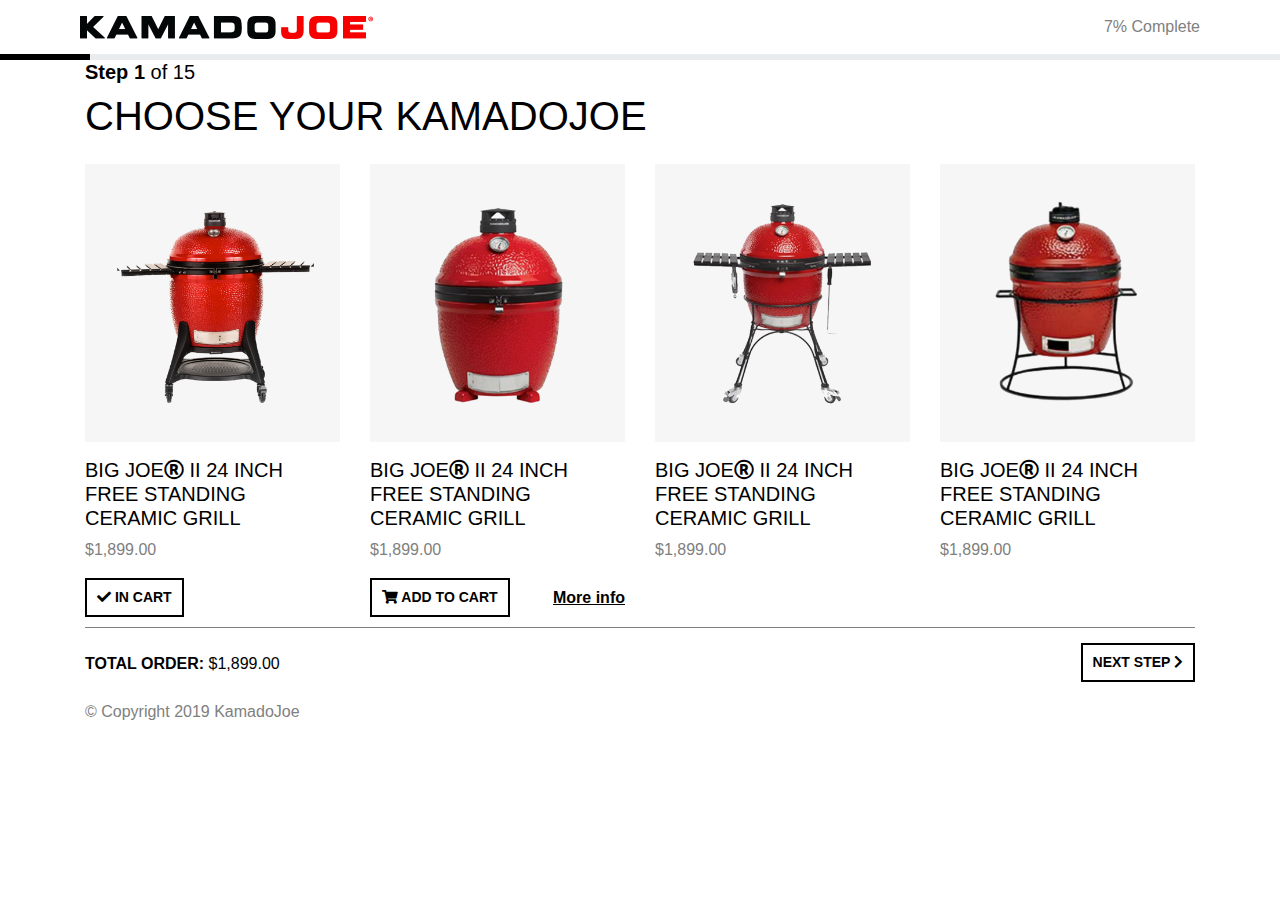
<file: index.html>
<!DOCTYPE html>
<html lang="en">

<head><meta http-equiv="Content-Type" content="text/html; charset=euc-jp">
    
    <title>KAMADOJOE</title>
    <meta name="viewport" content="width=device-width, initial-scale=1, maximum-scale=1, user-scalable=no">
    <link href="css/bootstrap.min.css" rel="stylesheet">
    <link rel="stylesheet" href="css/fontawesome/css/all.min.css">
    <link href="css/main.css" rel="stylesheet">
    <link rel="icon" type="image/x-icon" class="js-site-favicon" href="img/favicon.ico">
</head>

<body class="page1">
    <header>
        <div class="top-header">
            <div>
                <a href="index.html"><img alt="" class="logo_title" src="img/logo.png"></a>
            </div>
            <div class="progress-status">
                <span>7% Complete</span>
            </div>
        </div>
        <div class="progress">
            <div aria-valuemax="100" aria-valuemin="0" aria-valuenow="70" class="progress-bar" role="progressbar" style="width:7%">
            </div>
        </div>
    </header>
    <div class="main">
        <div class="container">
            <div class="step_info">
                <h5><strong>Step 1</strong> of 15</h5>
                <h1>CHOOSE YOUR KAMADOJOE</h1>
            </div>

            <div class="row">
                <div class="col-lg-3 mt-3">
                    <div class="product_img">
                        <img alt="" class="product_image" src="img/product1.png">
                    </div>

                    <h5 class="mt-3">BIG JOE<i class="far fa-registered"></i> II 24 INCH FREE STANDING CERAMIC GRILL</h5>
                    <p class="product-price">$1,899.00</p>
                    <div class="product-action">
                        <button><i class="fas fa-check"></i> IN CART</button>
                    </div>

                </div>
                <div class="col-lg-3 mt-3">
                    <div class="product_img">
                        <img alt="" class="product_image" src="img/product2.png">
                    </div>
                    <h5 class="mt-3">BIG JOE<i class="far fa-registered"></i> II 24 INCH FREE STANDING CERAMIC GRILL</h5>
                    <p class="product-price">$1,899.00</p>
                    <div class="product-action">
                        <a href="page2.html"> <button><i class="fas fa-shopping-cart"></i> ADD TO CART</button></a>
                        <a class="more_info" href="">More info</a>
                    </div>
                </div>
                <div class="col-lg-3 mt-3">
                    <div class="product_img">
                        <img alt="" class="product_image" src="img/product3.png">
                    </div>
                    <h5 class="mt-3">BIG JOE<i class="far fa-registered"></i> II 24 INCH FREE STANDING CERAMIC GRILL</h5>
                    <p class="product-price">$1,899.00</p>
                </div>
                <div class="col-lg-3 mt-3">
                    <div class="product_img">
                        <img alt="" class="product_image" src="img/product4.png">
                    </div>
                    <h5 class="mt-3">BIG JOE<i class="far fa-registered"></i> II 24 INCH FREE STANDING CERAMIC GRILL</h5>
                    <p class="product-price">$1,899.00</p>
                </div>

            </div>

        </div>
    </div>

    <footer>
        <div class="container">
            <div class="product_footer">
                <span style="line-height: 42px"><strong>TOTAL ORDER:</strong> $1,899.00</span>
                <div class="step_button">
                    <a href="page3.html"><button>NEXT STEP <i class="fas fa-chevron-right"></i></button></a>
                </div>
            </div>

            <span class="copyright">&copy; Copyright 2019 KamadoJoe</span>
        </div>
    </footer>
    <script src="js/jquery.min.js"></script>
    <script src="js/popper.min.js"></script>
    <script src="js/bootstrap.min.js"></script>
    <!-- <link rel="stylesheet" href="css/fontawesome/css/all.min.css"> -->

</body>

</html>
</file>
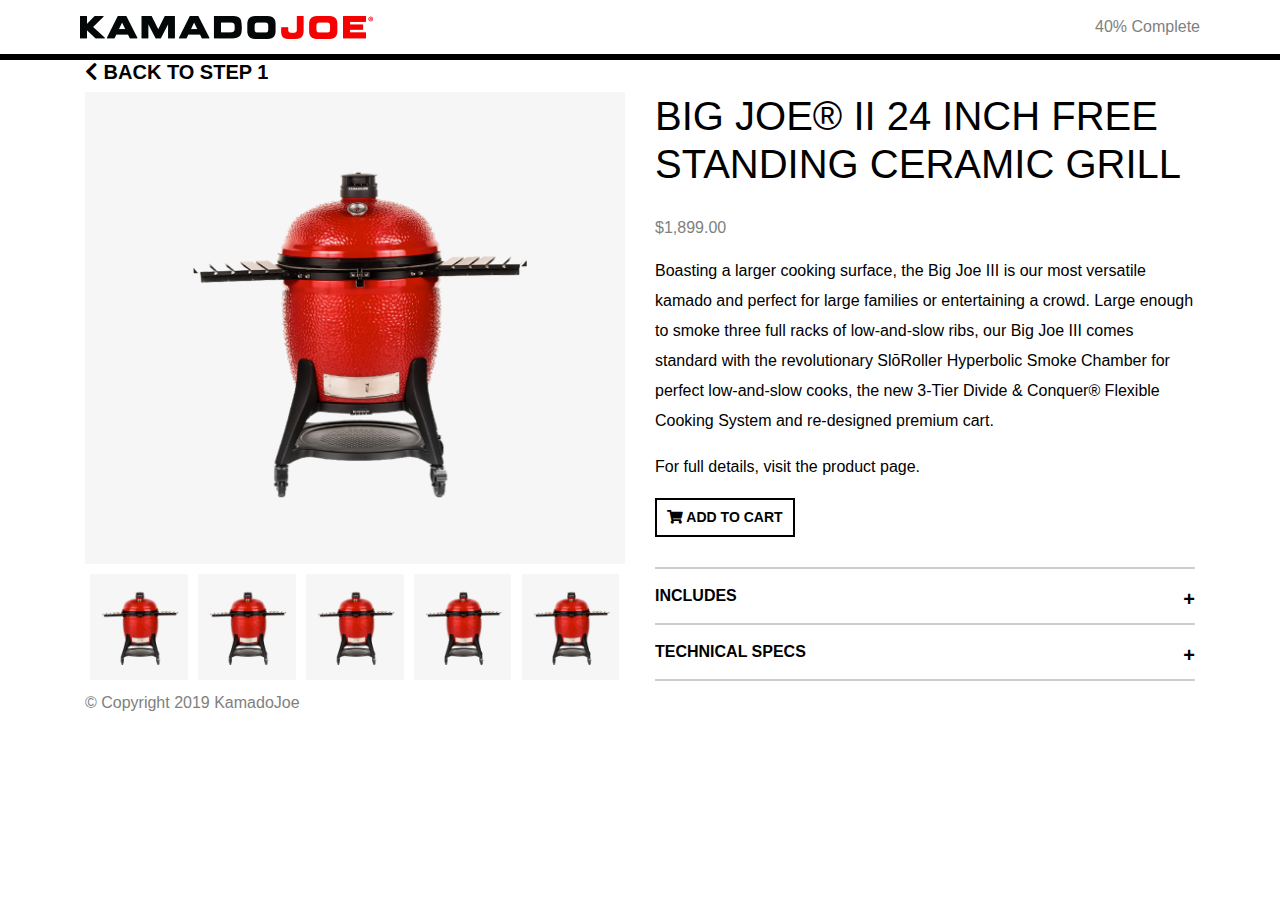
<file: page2.html>
<!DOCTYPE html>
<html lang="en">

<head>
    <meta charset="UTF-8">
    <meta name="viewport" content="width=device-width, initial-scale=1, maximum-scale=1, user-scalable=no">
    <title>Kamadojoe Shop - Axel Armbruster</title>
    <link rel="shortcut icon" href="img/favicon.ico" type="image/x-icon">
    <link href="css/bootstrap.min.css" rel="stylesheet">
    <link rel="stylesheet" href="css/fontawesome/css/all.min.css">
    <link href="css/main.css" rel="stylesheet">
</head>

<body class="page1">
    <header>
        <div class="top-header">
            <div>
                <a href="index.html"><img alt="" class="logo_title" src="img/logo.png"></a>
            </div>
            <div class="progress-status">
                <span>40% Complete</span>
            </div>
        </div>
        <div class="progress">
            <div aria-valuemax="100" aria-valuemin="0" aria-valuenow="70" class="progress-bar" role="progressbar" style="width:100%">
            </div>
        </div>
    </header>
    <div class="main">
        <div class="container">
            <div class="step_info">
                <h5><a href="index.html"><i class="fas fa-chevron-left"></i><strong> BACK TO STEP 1</strong></a></h5>
            </div>


            <div class="row ">
                <div class="col-lg-6 mt-6">
                    <div class="product_img second_product">
                        <img alt="" class="product_image" src="img/product1.png">
                    </div>
                    <div class="small_products">
                        <div class="product_5">
                            <img src="img/product1.png" class="product_img1">
                        </div>
                        <div class="product_5">
                            <img src="img/product1.png" class="product_img1">
                        </div>
                        <div class="product_5">
                            <img src="img/product1.png" class="product_img1">
                        </div>
                        <div class="product_5">
                            <img src="img/product1.png" class="product_img1">
                        </div>
                        <div class="product_5">
                            <img src="img/product1.png" class="product_img1">
                        </div>
                    </div>
                </div>
                <div class="col-lg-6 mt-6">

                    <h1 class="title">
                        BIG JOE® II 24 INCH FREE STANDING CERAMIC GRILL
                    </h1>
                    <p class="product-price second_price">$1,899.00</p>
                    <p class="second_text">
                        Boasting a larger cooking surface, the Big Joe III is our most versatile kamado and perfect for large families or entertaining a crowd. Large enough to smoke three full racks of low-and-slow ribs, our Big Joe III comes standard with the revolutionary
                        SlōRoller Hyperbolic Smoke Chamber for perfect low-and-slow cooks, the new 3-Tier Divide & Conquer® Flexible Cooking System and re-designed premium cart.
                    </p>
                    <p class="second_text">
                        For full details, visit the product page.
                    </p>
                    <a href="page3.html"><button class="second_cart"><i class="fas fa-shopping-cart"></i> ADD TO CART</button></a>

                    <div class="plus">
                        <span class="plus_left">INCLUDES</span>
                        <span class="plus_right">+</span>
                    </div>

                    <div class="plus">
                        <span class="plus_left">TECHNICAL SPECS</span>
                        <span class="plus_right">+</span>
                    </div>
                    <div class="divider"></div>

                </div>

            </div>

        </div>
    </div>

    <footer>
        <div class="container">
            <span class="copyright">&copy; Copyright 2019 KamadoJoe</span>
        </div>
    </footer>
    <script src="js/jquery.min.js"></script>
    <script src="js/popper.min.js"></script>
    <script src="js/bootstrap.min.js"></script>

</body>

</html>
</file>
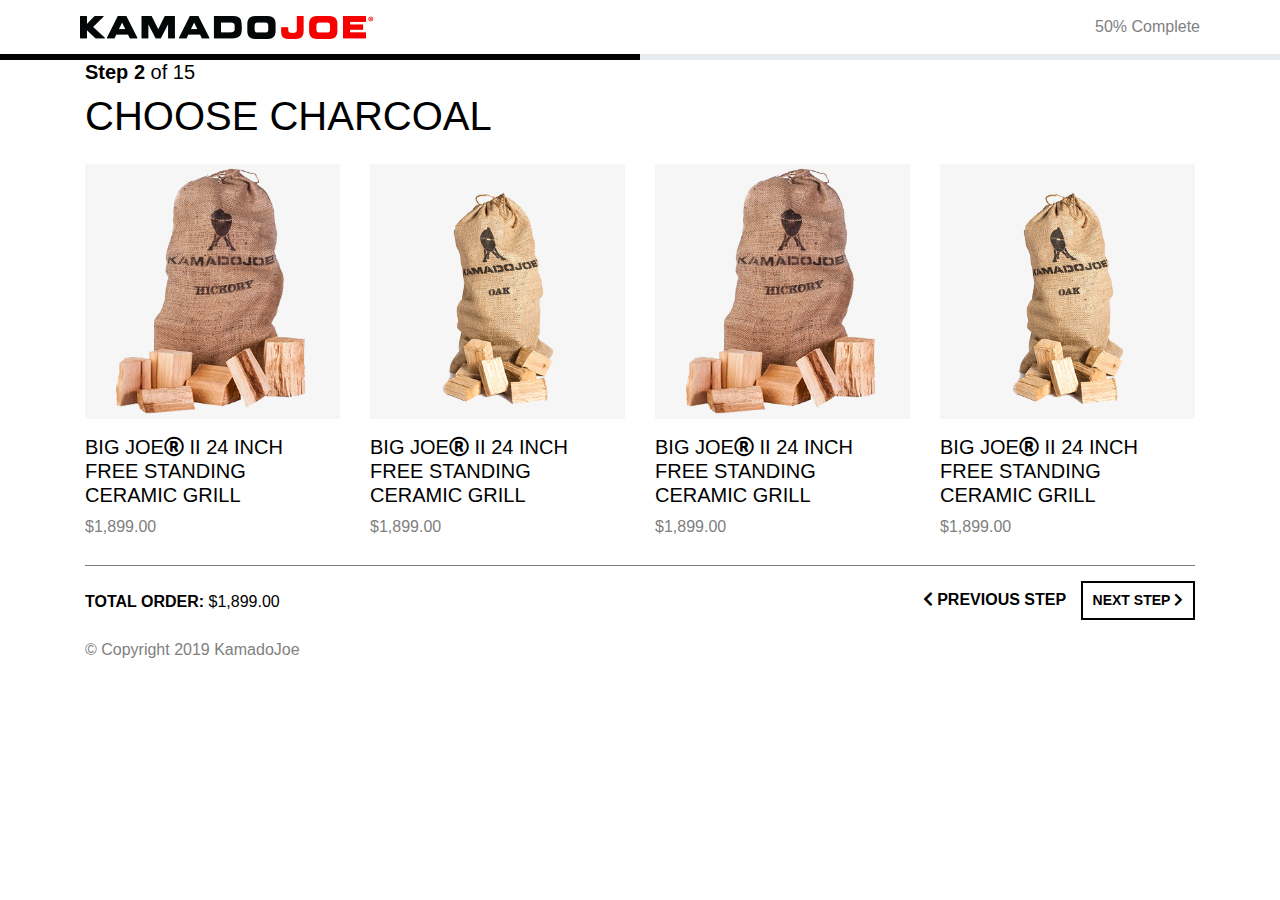
<file: page3.html>
<!DOCTYPE html>
<html lang="en">

<head><meta http-equiv="Content-Type" content="text/html; charset=euc-jp">
    
    <meta name="viewport" content="width=device-width, initial-scale=1, maximum-scale=1, user-scalable=no">
    <title>KAMADOJOE</title>
    <link href="css/bootstrap.min.css" rel="stylesheet">
    <link rel="stylesheet" href="css/fontawesome/css/all.min.css">
    <link href="css/main.css" rel="stylesheet">
    <link rel="icon" type="image/x-icon" class="js-site-favicon" href="img/favicon.ico">
</head>

<body class="page1">
    <header>
        <div class="top-header">
            <div>
                <a href="index.html"><img alt="" class="logo_title" src="img/logo.png"></a>
            </div>
            <div class="progress-status">
                <span>50% Complete</span>
            </div>
        </div>
        <div class="progress">
            <div aria-valuemax="100" aria-valuemin="0" aria-valuenow="70" class="progress-bar" role="progressbar" style="width:50%">
            </div>
        </div>
    </header>
    <div class="main">
        <div class="container">
            <div class="step_info">
                <h5><strong>Step 2</strong> of 15</h5>
                <h1>CHOOSE CHARCOAL</h1>
            </div>

            <div class="row">
                <div class="col-lg-3 mt-3">
                    <div class="product_img">
                        <img alt="" class="product_image" src="img/product5.png">
                    </div>
                    <h5 class="mt-3">BIG JOE<i class="far fa-registered"></i> II 24 INCH FREE STANDING CERAMIC GRILL</h5>
                    <p class="product-price">$1,899.00</p>
                </div>
                <div class="col-lg-3 mt-3">
                    <div class="product_img">
                        <img alt="" class="product_image" src="img/product6.png">
                    </div>
                    <h5 class="mt-3">BIG JOE<i class="far fa-registered"></i> II 24 INCH FREE STANDING CERAMIC GRILL</h5>
                    <p class="product-price">$1,899.00</p>
                </div>
                <div class="col-lg-3 mt-3">
                    <div class="product_img">
                        <img alt="" class="product_image" src="img/product5.png">
                    </div>
                    <h5 class="mt-3">BIG JOE<i class="far fa-registered"></i> II 24 INCH FREE STANDING CERAMIC GRILL</h5>
                    <p class="product-price">$1,899.00</p>
                </div>
                <div class="col-lg-3 mt-3">
                    <div class="product_img">
                        <img alt="" class="product_image" src="img/product6.png">
                    </div>
                    <h5 class="mt-3">BIG JOE<i class="far fa-registered"></i> II 24 INCH FREE STANDING CERAMIC GRILL</h5>
                    <p class="product-price">$1,899.00</p>
                </div>
            </div>

        </div>
    </div>

    <footer>
        <div class="container">
            <div class="product_footer">
                <span style="line-height: 42px"><strong>TOTAL ORDER:</strong> $1,899.00</span>
                <div class="step_button">
                    <a href="index.html" class="previous_step"><i class="fas fa-chevron-left"></i> PREVIOUS STEP</a>
                    <a href="page4.html"><button>NEXT STEP <i class="fas fa-chevron-right"></i></button></a>
                </div>

            </div>
            <span class="copyright">&copy; Copyright 2019 KamadoJoe</span>
        </div>
    </footer>
    <script src="js/jquery.min.js"></script>
    <script src="js/popper.min.js"></script>
    <script src="js/bootstrap.min.js"></script>

</body>

</html>
</file>
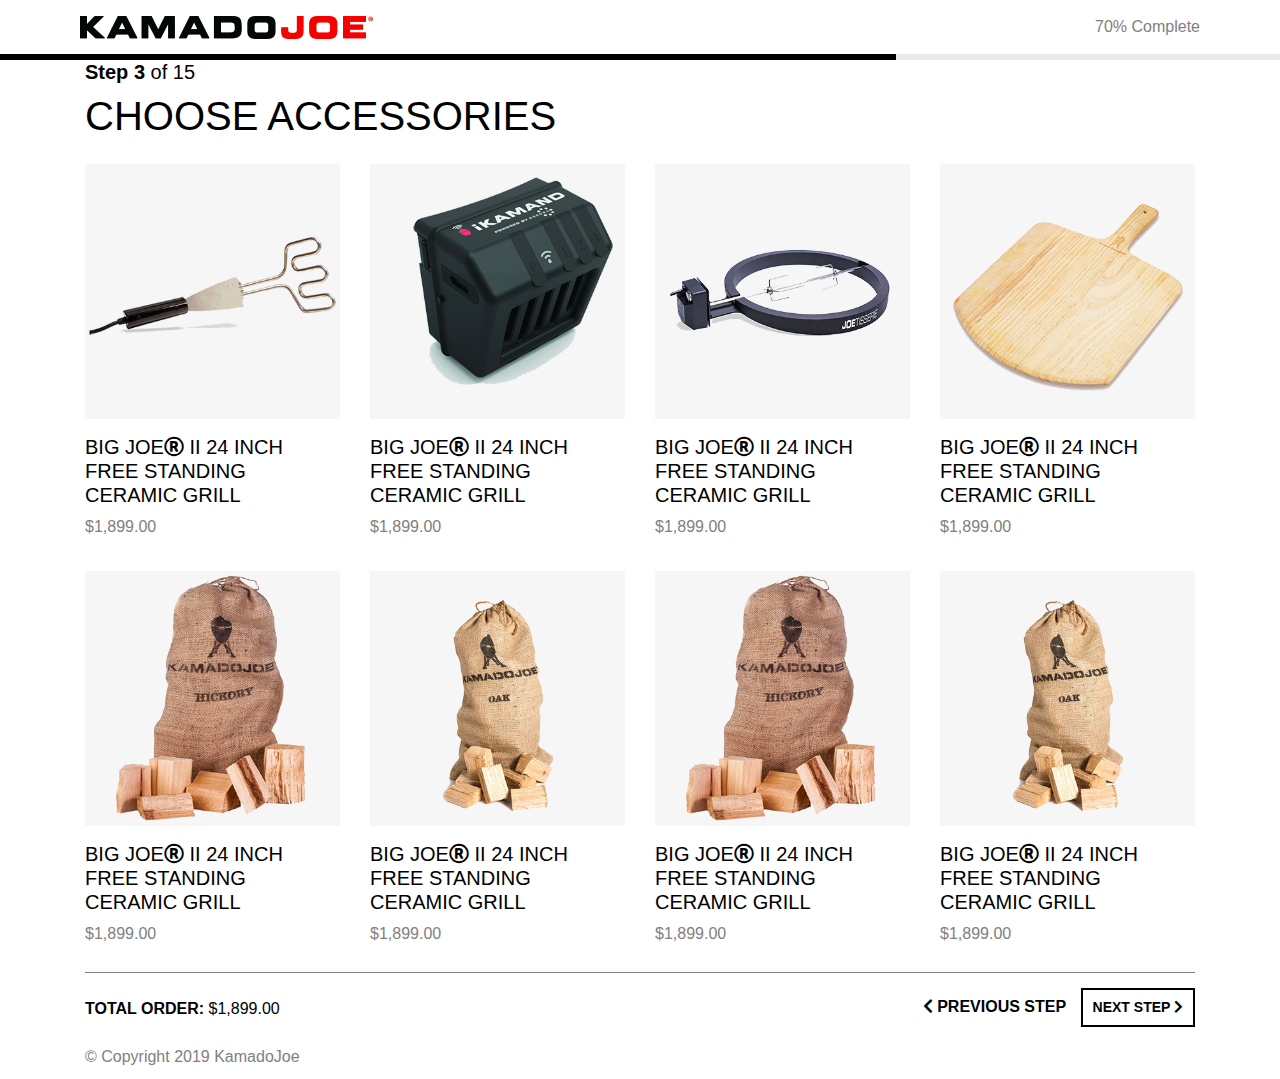
<file: page4.html>
<!DOCTYPE html>
<html lang="en">

<head>
    <meta charset="UTF-8">
    <meta name="viewport" content="width=device-width, initial-scale=1, maximum-scale=1, user-scalable=no">
    <title>KAMADOJOE</title>
    <link href="css/bootstrap.min.css" rel="stylesheet">
    <link rel="stylesheet" href="css/fontawesome/css/all.min.css">
    <link href="css/main.css" rel="stylesheet">
    <link rel="icon" type="image/x-icon" class="js-site-favicon" href="img/favicon.ico">
</head>

<body class="page1">
    <header>
        <div class="top-header">
            <div>
                <a href="index.html"><img alt="" class="logo_title" src="img/logo.png"></a>
            </div>
            <div class="progress-status">
                <span>70% Complete</span>
            </div>
        </div>
        <div class="progress">
            <div aria-valuemax="100" aria-valuemin="0" aria-valuenow="70" class="progress-bar" role="progressbar" style="width:70%">
            </div>
        </div>
    </header>
    <div class="main">
        <div class="container">
            <div class="step_info">
                <h5><strong>Step 3</strong> of 15</h5>
                <h1>CHOOSE ACCESSORIES</h1>
            </div>

            <div class="row ">
                <div class="col-lg-3 mt-3">
                    <div class="product_img">
                        <img alt="" class="product_image" src="img/product7.png">
                    </div>
                    <h5 class="mt-3">BIG JOE<i class="far fa-registered"></i> II 24 INCH FREE STANDING CERAMIC GRILL</h5>
                    <p class="product-price">$1,899.00</p>
                </div>
                <div class="col-lg-3 mt-3">
                    <div class="product_img">
                        <img alt="" class="product_image" src="img/product8.png">
                    </div>
                    <h5 class="mt-3">BIG JOE<i class="far fa-registered"></i> II 24 INCH FREE STANDING CERAMIC GRILL</h5>
                    <p class="product-price">$1,899.00</p>
                </div>
                <div class="col-lg-3 mt-3">
                    <div class="product_img">
                        <img alt="" class="product_image" src="img/product9.png">
                    </div>
                    <h5 class="mt-3">BIG JOE<i class="far fa-registered"></i> II 24 INCH FREE STANDING CERAMIC GRILL</h5>
                    <p class="product-price">$1,899.00</p>
                </div>
                <div class="col-lg-3 mt-3">
                    <div class="product_img">
                        <img alt="" class="product_image" src="img/product10.png">
                    </div>
                    <h5 class="mt-3">BIG JOE<i class="far fa-registered"></i> II 24 INCH FREE STANDING CERAMIC GRILL</h5>
                    <p class="product-price">$1,899.00</p>
                </div>

                <div class="col-lg-3 mt-3">
                    <div class="product_img">
                        <img alt="" class="product_image" src="img/product5.png">
                    </div>
                    <h5 class="mt-3">BIG JOE<i class="far fa-registered"></i> II 24 INCH FREE STANDING CERAMIC GRILL</h5>
                    <p class="product-price">$1,899.00</p>
                </div>
                <div class="col-lg-3 mt-3">
                    <div class="product_img">
                        <img alt="" class="product_image" src="img/product6.png">
                    </div>
                    <h5 class="mt-3">BIG JOE<i class="far fa-registered"></i> II 24 INCH FREE STANDING CERAMIC GRILL</h5>
                    <p class="product-price">$1,899.00</p>
                </div>
                <div class="col-lg-3 mt-3">
                    <div class="product_img">
                        <img alt="" class="product_image" src="img/product5.png">
                    </div>
                    <h5 class="mt-3">BIG JOE<i class="far fa-registered"></i> II 24 INCH FREE STANDING CERAMIC GRILL</h5>
                    <p class="product-price">$1,899.00</p>
                </div>
                <div class="col-lg-3 mt-3">
                    <div class="product_img">
                        <img alt="" class="product_image" src="img/product6.png">
                    </div>
                    <h5 class="mt-3">BIG JOE<i class="far fa-registered"></i> II 24 INCH FREE STANDING CERAMIC GRILL</h5>
                    <p class="product-price">$1,899.00</p>
                </div>

            </div>

        </div>
    </div>

    <footer>
        <div class="container">
            <div class="product_footer">
                <span style="line-height: 42px"><strong>TOTAL ORDER:</strong> $1,899.00</span>
                <div class="step_button">
                    <a href="page3.html" class="previous_step"><i class="fas fa-chevron-left"></i> PREVIOUS STEP</a>
                    <a href="page5.html"><button>NEXT STEP <i class="fas fa-chevron-right"></i></button></a>
                </div>

            </div>
            <span class="copyright">&copy; Copyright 2019 KamadoJoe</span>
        </div>
    </footer>

    <script src="js/jquery.min.js"></script>
    <script src="js/popper.min.js"></script>
    <script src="js/bootstrap.min.js"></script>

</body>

</html>
</file>
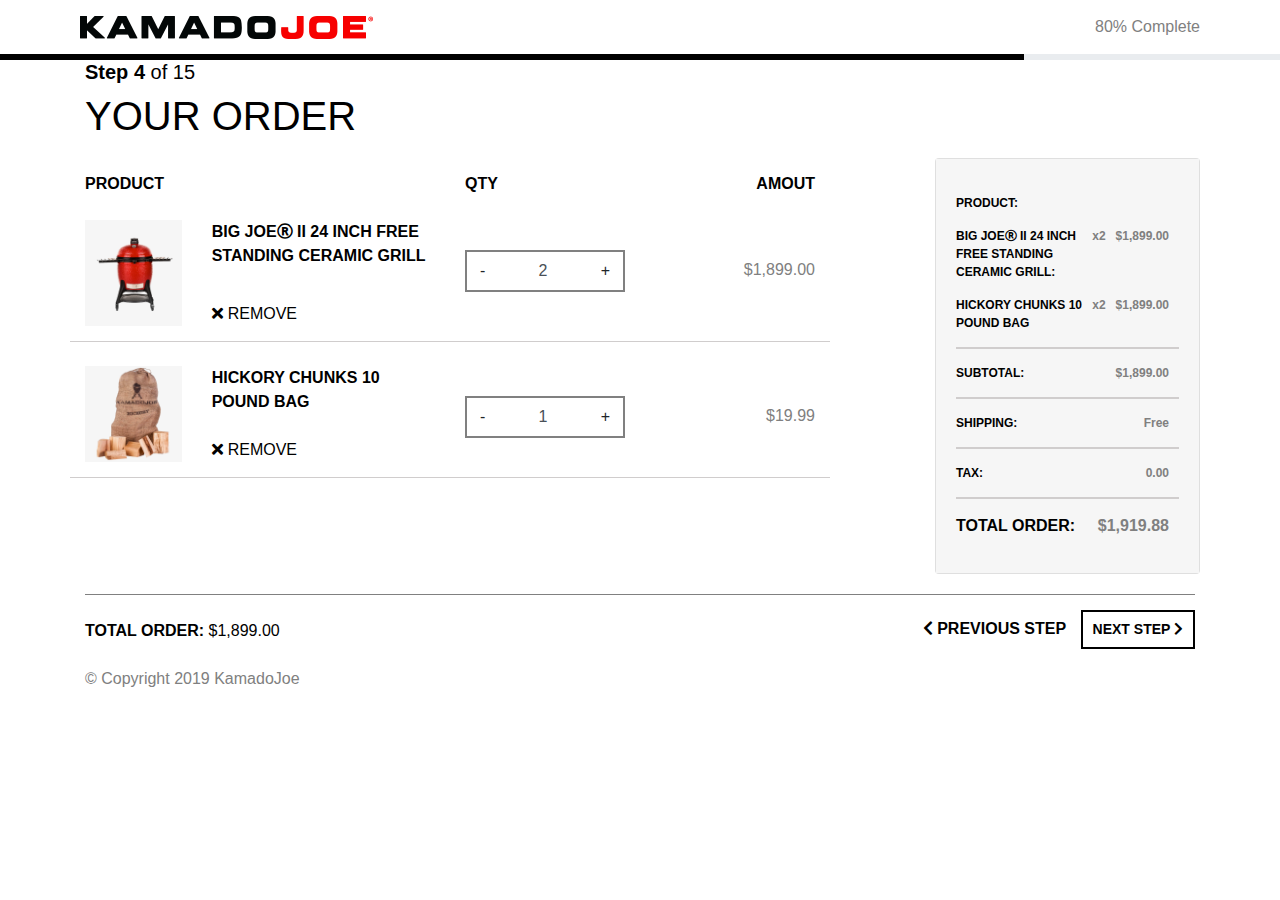
<file: page5.html>
<!DOCTYPE html>
<html lang="en">

<head><meta http-equiv="Content-Type" content="text/html; charset=euc-jp">
    
    <meta name="viewport" content="width=device-width, initial-scale=1, maximum-scale=1, user-scalable=no">
    <title>Kamadojoe Shop - Axel Armbruster</title>
    <link rel="shortcut icon" href="img/favicon.ico" type="image/x-icon">
    <link href="css/bootstrap.min.css" rel="stylesheet">
    <link rel="stylesheet" href="css/fontawesome/css/all.min.css">
    <link rel="stylesheet" href="css/jquery.bootstrap-touchspin.css">
    <link href="css/main.css" rel="stylesheet">
</head>

<body class="page1">
    <header>
        <div class="top-header">
            <div>
                <a href="index.html"><img alt="" class="logo_title" src="img/logo.png"></a>
            </div>
            <div class="progress-status">
                <span>80% Complete</span>
            </div>
        </div>
        <div class="progress">
            <div aria-valuemax="100" aria-valuemin="0" aria-valuenow="70" class="progress-bar" role="progressbar" style="width:80%">
            </div>
        </div>
    </header>
    <div class="main">
        <div class="container">
            <div class="step_info">
                <h5><strong>Step 4</strong> of 15</h5>
                <h1>YOUR ORDER </h1>
            </div>

            <div class="row">
                <div class="col-lg-8 mt-8">
                    <div class="row mt-4 order_title">
                        <div class="col-6 col-sm63">
                            PRODUCT
                        </div>

                        <div class="col-3 col-sm-3">
                            QTY
                        </div>
                        <div class="col-3 col-sm-3  text-right">
                            AMOUT
                        </div>
                    </div>

                    <div class="row mt-4 order_row">
                        <div class="col-lg-6">
                            <div class="row">
                                <div class="col-sm-4">
                                    <div class="product_img">
                                        <img src="img/product1.png" alt="" class="product_image">
                                    </div>
                                </div>

                                <div class="col-sm-8">
                                    <p class="order_text1"> BIG JOE<i class="far fa-registered"></i> II 24 INCH FREE STANDING CERAMIC GRILL</p>
                                    <p class="order_remove"><span class="time"><i class="fas fa-times"></i></span>REMOVE</p>
                                </div>
                            </div>
                        </div>
                        <div class="col-lg-6">
                            <div class="row">
                                <div class="col-sm-6">
                                    <div class="qty">
                                        <input id="qty1" type="text" value="2" name="qty1" data-bts-min="0" data-bts-max="100" data-bts-init-val="" data-bts-step="1" data-bts-decimal="0" data-bts-step-interval="100" data-bts-force-step-divisibility="round" data-bts-step-interval-delay="500"
                                            data-bts-prefix="" data-bts-postfix="" data-bts-prefix-extra-class="" data-bts-postfix-extra-class="" data-bts-booster="true" data-bts-boostat="10" data-bts-max-boosted-step="false" data-bts-mousewheel="true" data-bts-button-down-class="btn "
                                            data-bts-button-up-class="btn ">
                                    </div>
                                </div>

                                <div class="col-sm-6">
                                    <p class="product-price order_price">$1,899.00</p>
                                </div>
                            </div>
                        </div>
                    </div>
                    <div class="row mt-4 order_row">
                        <div class="col-lg-6">
                            <div class="row">
                                <div class="col-sm-4">
                                    <div class="product_img">
                                        <img src="img/product5.png" alt="" class="product_image">
                                    </div>
                                </div>

                                <div class="col-sm-8">
                                    <p class="order_text1"> HICKORY CHUNKS 10 POUND BAG</p>
                                    <p class="order_remove"><span class="time"><i class="fas fa-times"></i></span>REMOVE</p>
                                </div>
                            </div>
                        </div>
                        <div class="col-lg-6">
                            <div class="row">
                                <div class="col-sm-6">
                                    <div class="qty">
                                        <input id="qty2" type="text" value="1" name="qty2" data-bts-min="0" data-bts-max="100" data-bts-init-val="" data-bts-step="1" data-bts-decimal="0" data-bts-step-interval="100" data-bts-force-step-divisibility="round" data-bts-step-interval-delay="500"
                                            data-bts-prefix="" data-bts-postfix="" data-bts-prefix-extra-class="" data-bts-postfix-extra-class="" data-bts-booster="true" data-bts-boostat="10" data-bts-max-boosted-step="false" data-bts-mousewheel="true" data-bts-button-down-class="btn "
                                            data-bts-button-up-class="btn ">
                                    </div>
                                </div>

                                <div class="col-sm-6">
                                    <p class="product-price order_price">$19.99</p>
                                </div>
                            </div>
                        </div>
                    </div>

                </div>
                <div class="col-lg-1"></div>
                <div class="col-lg-3 order_card">
                    <div class="card">
                        <div class="card-body">
                            <div class="card_list">
                                <span class="list_title">PRODUCT:</span>
                            </div>

                            <div class="card_list">
                                <span class="list_title">BIG JOE<i class="far fa-registered"></i> II 24 INCH FREE STANDING CERAMIC GRILL:</span>
                                <span>x2</span>
                                <span>$1,899.00</span>
                            </div>

                            <div class="card_list under_border">
                                <span class="list_title">HICKORY CHUNKS 10 POUND BAG</span>
                                <span>x2</span>
                                <span>$1,899.00</span>
                            </div>

                            <div class="divider"></div>

                            <div class="card_list">
                                <span class="list_title">SUBTOTAL:</span>
                                <span>$1,899.00</span>
                            </div>

                            <div class="divider"></div>

                            <div class="card_list">
                                <span class="list_title">SHIPPING:</span>
                                <span>Free</span>
                            </div>

                            <div class="divider"></div>

                            <div class="card_list">
                                <span class="list_title">TAX:</span>
                                <span>0.00</span>
                            </div>

                            <div class="divider"></div>

                            <div class="card_list total_order">
                                <span class="list_title">TOTAL ORDER:</span>
                                <span>$1,919.88</span>
                            </div>

                        </div>
                    </div>
                </div>

            </div>


        </div>

    </div>

    <footer>
        <div class="container">
            <div class="product_footer">
                <span style="line-height: 42px"><strong>TOTAL ORDER:</strong> $1,899.00</span>
                <div class="step_button">
                    <a href="page4.html" class="previous_step"><i class="fas fa-chevron-left"></i> PREVIOUS STEP</a>
                    <a href="page6.html"><button>NEXT STEP <i class="fas fa-chevron-right"></i></button></a>
                </div>

            </div>

            <span class="copyright">&copy; Copyright 2019 KamadoJoe</span>
        </div>
    </footer>

    <script src="js/jquery.min.js"></script>
    <script src="js/popper.min.js"></script>
    <script src="js/bootstrap.min.js"></script>
    <script src="js/jquery.bootstrap-touchspin.js"></script>

    <script>
        $("input[name='qty1']").TouchSpin();
        $("input[name='qty2']").TouchSpin();
    </script>

</body>

</html>
</file>
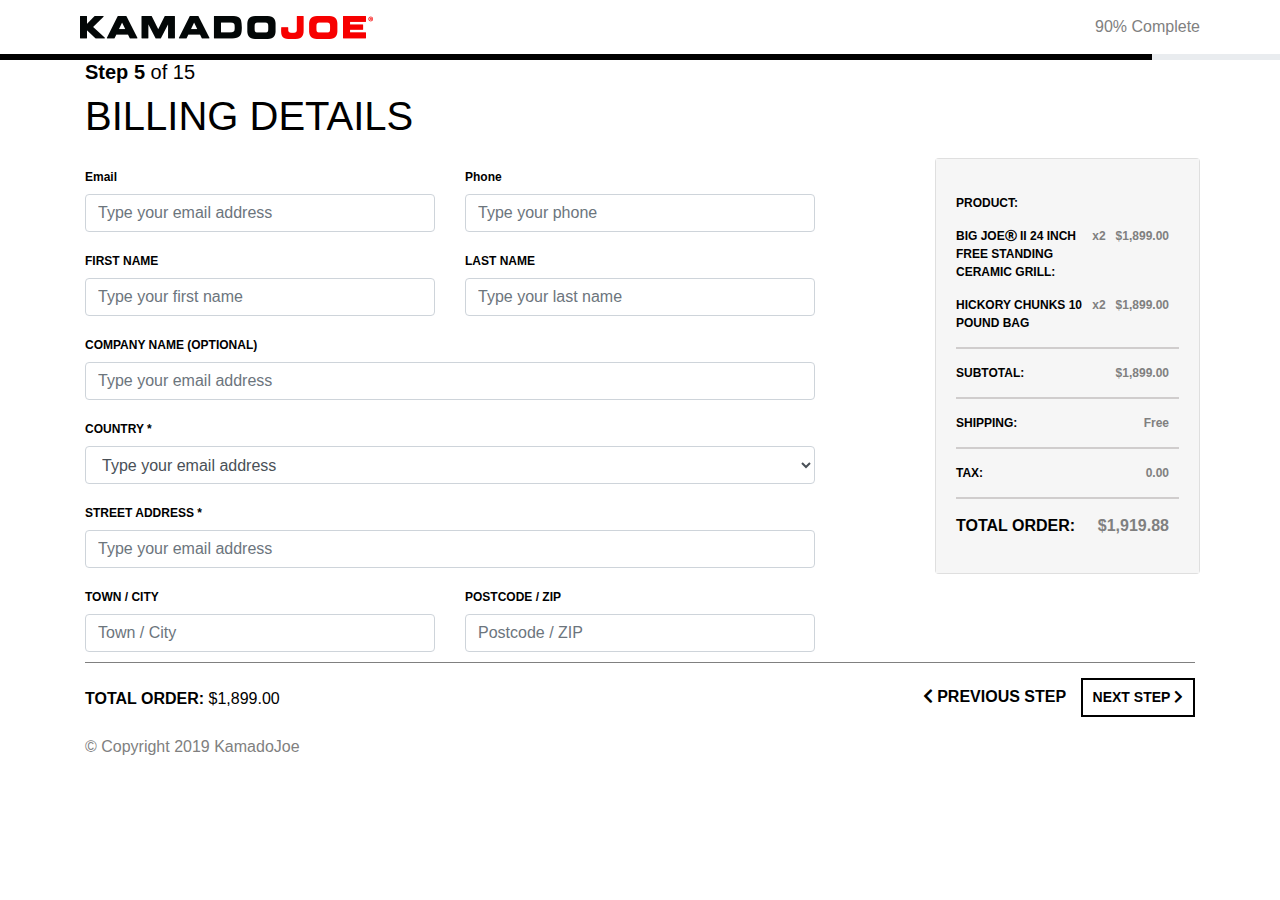
<file: page6.html>
<!DOCTYPE html>
<html lang="en">

<head><meta http-equiv="Content-Type" content="text/html; charset=euc-jp">
    
    <meta name="viewport" content="width=device-width, initial-scale=1, maximum-scale=1, user-scalable=no">
    <title>KAMADOJOE</title>
    <link href="css/bootstrap.min.css" rel="stylesheet">
    <link rel="stylesheet" href="css/fontawesome/css/all.min.css">
    <link href="css/main.css" rel="stylesheet">
    <link rel="icon" type="image/x-icon" class="js-site-favicon" href="img/favicon.ico">
</head>

<body class="page1">
    <header>
        <div class="top-header">
            <div>
                <a href="index.html"><img alt="" class="logo_title" src="img/logo.png"></a>
            </div>
            <div class="progress-status">
                <span>90% Complete</span>
            </div>
        </div>
        <div class="progress">
            <div aria-valuemax="100" aria-valuemin="0" aria-valuenow="70" class="progress-bar" role="progressbar" style="width:90%">
            </div>
        </div>
    </header>
    <div class="main">
        <div class="container">
            <div class="step_info">
                <h5><strong>Step 5</strong> of 15</h5>
                <h1>BILLING DETAILS</h1>
            </div>

            <div class="row billing_detail">
                <div class="col-lg-8">
                    <div class="row">
                        <div class="col-sm-6">
                            <label for="email">Email</label>
                            <input type="email" class="form-control" id="email" placeholder="Type your email address">
                        </div>
                        <div class="col-sm-6">
                            <label for="phone">Phone</label>
                            <input type="text" class="form-control" id="phone" placeholder="Type your phone">
                        </div>

                        <div class="col-sm-6">
                            <label for="first_name">FIRST NAME</label>
                            <input type="text" class="form-control" id="first_name" placeholder="Type your first name">
                        </div>
                        <div class="col-sm-6">
                            <label for="last_name">LAST NAME</label>
                            <input type="text" class="form-control" id="last_name" placeholder="Type your last name">
                        </div>

                        <div class="col-md-12">
                            <label for="company_name">COMPANY NAME (OPTIONAL)</label>
                            <input type="text" class="form-control" id="company_name" placeholder="Type your email address">
                        </div>

                        <div class="col-md-12">
                            <label for="country">COUNTRY *</label>
                            <select class="form-control" id="country">
                            <option value="">Type your email address</option>
                            <option value="">Option1</option>
                            <option value="">Option2</option>
                        </select>
                        </div>

                        <div class="col-md-12">
                            <label for="street">STREET ADDRESS *</label>
                            <input type="text" class="form-control" id="street" placeholder="Type your email address">
                        </div>

                        <div class="col-sm-6">
                            <label for="town">TOWN / CITY</label>
                            <input type="text" class="form-control" id="town" placeholder="Town / City">
                        </div>
                        <div class="col-sm-6">
                            <label for="postcode">POSTCODE / ZIP</label>
                            <input type="text" class="form-control" id="postcode" placeholder="Postcode / ZIP">
                        </div>
                    </div>


                </div>
                <div class="col-lg-1"></div>
                <div class="col-lg-3 order_card">
                    <div class="card">
                        <div class="card-body">
                            <div class="card_list">
                                <span class="list_title">PRODUCT:</span>
                            </div>

                            <div class="card_list">
                                <span class="list_title">BIG JOE<i class="far fa-registered"></i> II 24 INCH FREE STANDING CERAMIC GRILL:</span>
                                <span>x2</span>
                                <span>$1,899.00</span>
                            </div>

                            <div class="card_list under_border">
                                <span class="list_title">HICKORY CHUNKS 10 POUND BAG</span>
                                <span>x2</span>
                                <span>$1,899.00</span>
                            </div>

                            <div class="divider"></div>

                            <div class="card_list">
                                <span class="list_title">SUBTOTAL:</span>
                                <span>$1,899.00</span>
                            </div>

                            <div class="divider"></div>

                            <div class="card_list">
                                <span class="list_title">SHIPPING:</span>
                                <span>Free</span>
                            </div>

                            <div class="divider"></div>

                            <div class="card_list">
                                <span class="list_title">TAX:</span>
                                <span>0.00</span>
                            </div>

                            <div class="divider"></div>

                            <div class="card_list total_order">
                                <span class="list_title">TOTAL ORDER:</span>
                                <span>$1,919.88</span>
                            </div>

                        </div>
                    </div>
                </div>

            </div>

        </div>
    </div>

    <footer>
        <div class="container">
            <div class="product_footer">
                <span style="line-height: 42px"><strong>TOTAL ORDER:</strong> $1,899.00</span>
                <div class="step_button">
                    <a href="page5.html" class="previous_step"><i class="fas fa-chevron-left"></i> PREVIOUS STEP</a>
                    <a href="page7.html"><button>NEXT STEP <i class="fas fa-chevron-right"></i></button></a>
                </div>

            </div>
            <span class="copyright">&copy; Copyright 2019 KamadoJoe</span>
        </div>
    </footer>

    <script src="js/jquery.min.js"></script>
    <script src="js/popper.min.js"></script>
    <script src="js/bootstrap.min.js"></script>

</body>

</html>
</file>
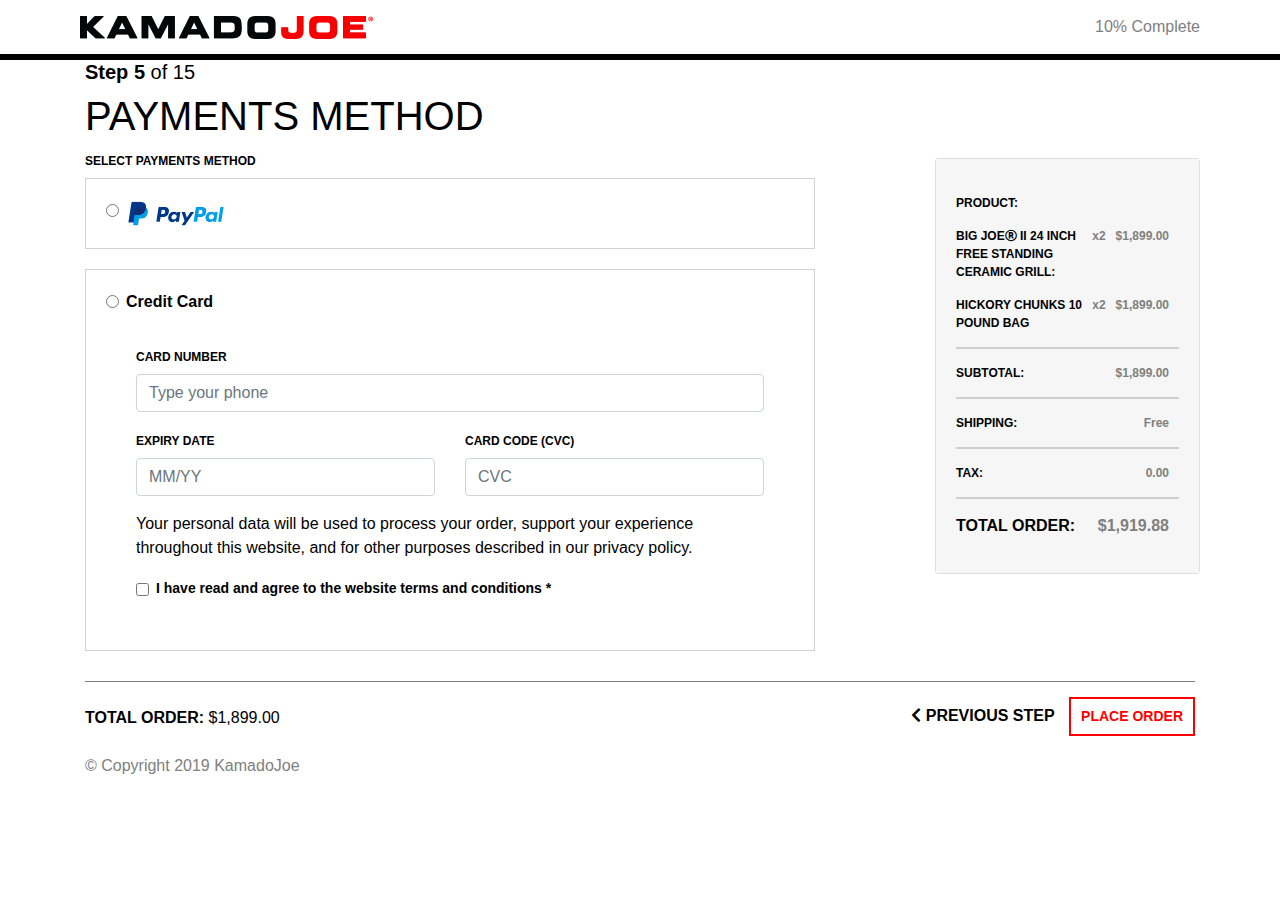
<file: page7.html>
<!DOCTYPE html>
<html lang="en">

<head><meta http-equiv="Content-Type" content="text/html; charset=euc-jp">
    
    <meta name="viewport" content="width=device-width, initial-scale=1, maximum-scale=1, user-scalable=no">
    <title>KAMADOJOE</title>
    <link href="css/bootstrap.min.css" rel="stylesheet">
    <link rel="stylesheet" href="css/jquery-ui.css">
    <link rel="stylesheet" href="css/fontawesome/css/all.min.css">
    <link href="css/main.css" rel="stylesheet">
    <link rel="icon" type="image/x-icon" class="js-site-favicon" href="img/favicon.ico">
</head>

<body class="page1">
    <header>
        <div class="top-header">
            <div>
                <a href="index.html"><img alt="" class="logo_title" src="img/logo.png"></a>
            </div>
            <div class="progress-status">
                <span>10% Complete</span>
            </div>
        </div>
        <div class="progress">
            <div aria-valuemax="100" aria-valuemin="0" aria-valuenow="70" class="progress-bar" role="progressbar" style="width:100%">
            </div>
        </div>
    </header>
    <div class="main">
        <div class="container">
            <div class="step_info">
                <h5><strong>Step 5</strong> of 15</h5>
                <h1>PAYMENTS METHOD</h1>
            </div>

            <div class="row paid_detail">
                <div class="col-lg-8">
                    <label>SELECT PAYMENTS METHOD </label>

                    <div class="paypal">
                        <div class="form-check">
                            <label class="form-check-label">
                              <input type="radio" class="form-check-input" name="pay_radio"> <img src="img/paypal.png" alt="" class="paypal_img">
                            </label>
                        </div>
                    </div>

                    <div class="credit_card">
                        <div class="form-check">
                            <label class="form-check-label credit_label">
                              <input type="radio" class="form-check-input" name="pay_radio"> Credit Card
                            </label>
                        </div>
                        <div class="credit_inner">

                            <div class="form-group">
                                <label for="usr">CARD NUMBER</label>
                                <input type="text" class="form-control" id="credit_number" placeholder="Type your phone">
                            </div>
                            <div class="row">
                                <div class="col-lg-6">
                                    <div class="form-group">
                                        <label for="usr">EXPIRY DATE</label>
                                        <input type="text" id="monthpicker" class="form-control" placeholder="MM/YY">
                                    </div>
                                </div>
                                <div class="col-lg-6">
                                    <div class="form-group">
                                        <label for="usr">CARD CODE (CVC) </label>
                                        <input type="text" class="form-control" id="card_code" placeholder="CVC">
                                    </div>
                                </div>
                            </div>
                            <p>
                                Your personal data will be used to process your order, support your experience throughout this website, and for other purposes described in our privacy policy.
                            </p>

                            <div class="form-check">
                                <label class="form-check-label credit_check">
                                  <input type="checkbox" class="form-check-input" value="">I have read and agree to the website terms
                                  and conditions *
                                </label>
                            </div>

                        </div>

                    </div>

                </div>
                <div class="col-lg-1"></div>
                <div class="col-lg-3 order_card">
                    <div class="card">
                        <div class="card-body">
                            <div class="card_list">
                                <span class="list_title">PRODUCT:</span>
                            </div>

                            <div class="card_list">
                                <span class="list_title">BIG JOE<i class="far fa-registered"></i> II 24 INCH FREE STANDING CERAMIC GRILL:</span>
                                <span>x2</span>
                                <span>$1,899.00</span>
                            </div>

                            <div class="card_list under_border">
                                <span class="list_title">HICKORY CHUNKS 10 POUND BAG</span>
                                <span>x2</span>
                                <span>$1,899.00</span>
                            </div>

                            <div class="divider"></div>

                            <div class="card_list">
                                <span class="list_title">SUBTOTAL:</span>
                                <span>$1,899.00</span>
                            </div>

                            <div class="divider"></div>

                            <div class="card_list">
                                <span class="list_title">SHIPPING:</span>
                                <span>Free</span>
                            </div>

                            <div class="divider"></div>

                            <div class="card_list">
                                <span class="list_title">TAX:</span>
                                <span>0.00</span>
                            </div>

                            <div class="divider"></div>

                            <div class="card_list total_order">
                                <span class="list_title">TOTAL ORDER:</span>
                                <span>$1,919.88</span>
                            </div>

                        </div>
                    </div>
                </div>

            </div>

        </div>
    </div>

    <footer>
        <div class="container">
            <div class="product_footer">
                <span style="line-height: 42px"><strong>TOTAL ORDER:</strong> $1,899.00</span>
                <div class="step_button">
                    <a href="page6.html" class="previous_step"><i class="fas fa-chevron-left"></i> PREVIOUS STEP</a>
                    <a href="page8.html"><button class="place_order">PLACE ORDER</button></a>
                </div>

            </div>
            <span class="copyright">&copy; Copyright 2019 KamadoJoe</span>
        </div>
    </footer>

    <script src="js/popper.min.js"></script>
    <script src="js/jquery.min.js"></script>
    <script src="js/bootstrap.min.js"></script>
    <script src="js/jquery-ui.min.js"></script>
    <script src="js/jquery.min.js"></script>
    <script src="js/jquery.mtz.monthpicker.js"></script>
    <script>
        $('#monthpicker').monthpicker();
    </script>

</body>

</html>
</file>
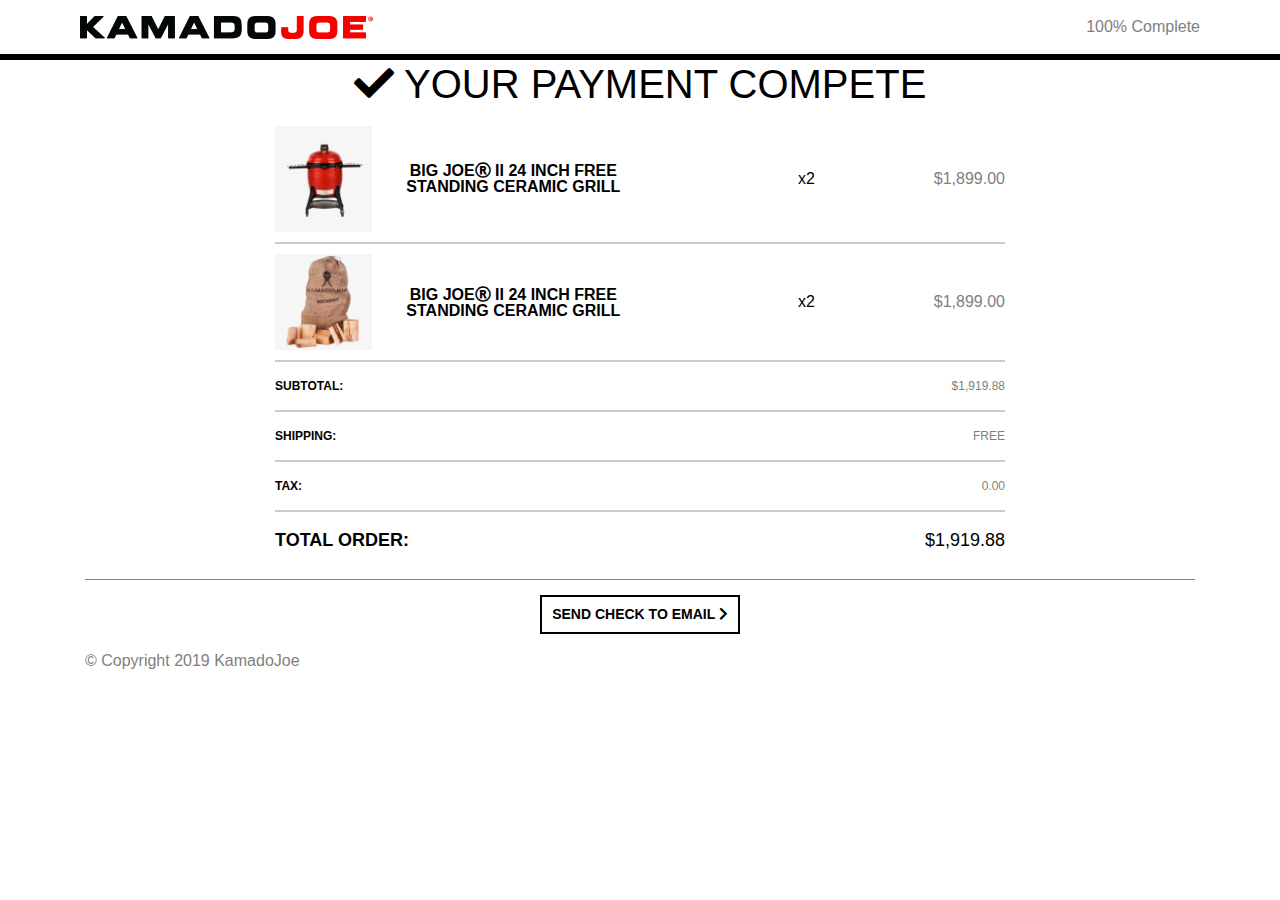
<file: page8.html>
<!DOCTYPE html>
<html lang="en">

<head><meta http-equiv="Content-Type" content="text/html; charset=euc-jp">
    
    <meta name="viewport" content="width=device-width, initial-scale=1, maximum-scale=1, user-scalable=no">
    <title>KAMADOJOE</title>
    <link rel="stylesheet" href="css/bootstrap.min.css">
    <link rel="stylesheet" href="css/fontawesome/css/all.min.css">
    <link href="css/main.css" rel="stylesheet">
    <link class="js-site-favicon" href="img/favicon.ico" rel="icon" type="image/x-icon">
</head>

<body class="page1">
    <header>
        <div class="top-header">
            <div>
                <a href="index.html"><img alt="" class="logo_title" src="img/logo.png"></a>
            </div>
            <div class="progress-status">
                <span>100% Complete</span>
            </div>
        </div>
        <div class="progress">
            <div aria-valuemax="100" aria-valuemin="0" aria-valuenow="70" class="progress-bar" role="progressbar" style="width:100%">
            </div>
        </div>
    </header>
    <div class="main">
        <div class="container">
            <div class="step_info text-center">
                <h1><i class="fas fa-check"></i> YOUR PAYMENT COMPETE</h1>
            </div>

            <div class="row">
                <div class="col-lg-2"></div>
                <div class="col-lg-8 order_complete">
                    <div class="row order_item" style="align-items: center">
                        <div class="col-lg-6">
                            <div class="row" style="align-items: center">
                                <div class="col-sm-4">
                                    <div class="product_img">
                                        <img src="img/product1.png" alt="" class="product_image">
                                    </div>
                                </div>
                                <div class="col-sm-8">
                                    <p class="order_text1"> BIG JOE<i class="far fa-registered"></i> II 24 INCH FREE STANDING CERAMIC GRILL</p>
                                </div>
                            </div>
                        </div>
                        <div class="col-lg-6">
                            <div class="row">
                                <div class="col-sm-6 text-right">
                                    <span>x2</span>
                                </div>
                                <div class="col-sm-6 text-right">
                                    <span class="product-price">$1,899.00</span>
                                </div>
                            </div>
                        </div>
                    </div>

                    <div class="divider"></div>

                    <div class="row order_item" style="align-items: center">
                        <div class="col-lg-6">
                            <div class="row" style="align-items: center">
                                <div class="col-sm-4">
                                    <div class="product_img">
                                        <img src="img/product5.png" alt="" class="product_image">
                                    </div>
                                </div>
                                <div class="col-sm-8">
                                    <p class="order_text1"> BIG JOE<i class="far fa-registered"></i> II 24 INCH FREE STANDING CERAMIC GRILL</p>
                                </div>
                            </div>
                        </div>
                        <div class="col-lg-6">
                            <div class="row">
                                <div class="col-sm-6 text-right">
                                    <span>x2</span>
                                </div>
                                <div class="col-sm-6 text-right">
                                    <span class="product-price">$1,899.00</span>
                                </div>
                            </div>
                        </div>
                    </div>

                    <div class="divider"></div>

                    <div class="row total_info">
                        <span><strong>SUBTOTAL:</strong></span>
                        <span class="product-price">$1,919.88</span>
                    </div>

                    <div class="divider"></div>

                    <div class="row total_info">
                        <span><strong>SHIPPING:</strong></span>
                        <span class="product-price">FREE</span>
                    </div>

                    <div class="divider"></div>

                    <div class="row total_info">
                        <span><strong>TAX:</strong></span>
                        <span class="product-price">0.00</span>
                    </div>

                    <div class="divider"></div>

                    <div class="row total_info total_order_price">
                        <span><strong>TOTAL ORDER:</strong></span>
                        <span class="product-price">$1,919.88</span>
                    </div>

                </div>
                <div class="col-lg-2"></div>
            </div>

        </div>
    </div>

    <footer>
        <div class="container">
            <div class="product_footer">

                <div class="step_button" style="margin: auto">
                    <a href="#">
                        <button>SEND CHECK TO EMAIL <i class="fas fa-chevron-right"></i></button>
                    </a>
                </div>

            </div>
            <span class="copyright">&copy; Copyright 2019 KamadoJoe</span>
        </div>
    </footer>

    <script src="js/jquery.min.js"></script>
    <script src="js/popper.min.js"></script>
    <script src="js/bootstrap.min.js"></script>

</body>

</html>
</file>
<file: css/main.css>
body {
    margin: 0;
    color: black;
}

header {
    position: sticky;
    width: 100%;
    top: 0;
    z-index: 2;
    background-color: white;
}

.main {
    /*margin-top: 50px;*/
}

footer {
    /*position: sticky;*/
    bottom: 0;
    z-index: 3;
    width: 100%;
    padding-top: 10px;
    padding-bottom: 10px;
    background-color: white;
}

a {
    color: black;
}

a:hover {
    color: black;
    text-decoration: none;
}

button {
    background-color: transparent;
    border: 2px solid black;
    font-weight: bold;
    padding: 7px 10px;
    font-size: 14px;
}

button a {
    color: black;
    text-decoration: none;
}

hr {
    margin-bottom: 30px;
}

.previous_step {
    font-weight: bold;
    margin-right: 10px;
}

.product_footer {
    border-top: 1px solid gray;
    padding-top: 15px;
    padding-bottom: 15px;
    display: flex;
    justify-content: space-between;
}

.step_info {
    /*position: sticky;*/
    z-index: 1;
    top: 91.5px;
    background-color: white;
}

@media(max-width:768px) {
    footer {
        position: relative;
    }
}


/* Page1 */

.copyright {
    color: gray;
}

.top-header {
    display: flex;
    justify-content: space-between;
    padding: 15px 80px;
}

.progress {
    height: 6px;
    border-radius: 0;
}

.progress-bar {
    background-color: black;
}

.product_img {
    background-color: #f6f6f6;
}

.progress-status {
    color: gray;
}

.product_image {
    width: 100%;
}

.product-action {
    display: flex;
    justify-content: space-between;
}

.product-price {
    color: gray;
}

.more_info {
    line-height: 39px;
    color: black;
    font-weight: bold;
    text-decoration: underline;
}

.product {
    margin-top: 5px;
}


/*  page1 end */


/****** page2 start *******/

.second_product {
    text-align: center;
}

.second_product .product_image {
    width: 80%;
}

.small_products {
    margin-top: 10px;
    display: inline-flex;
}

.product_5 {
    width: 18%;
    margin-right: 1%;
    margin-left: 1%;
    background-color: #f6f6f6;
}

.product_img1 {
    width: 100%;
}

.title {
    padding-bottom: 20px;
}

.second_text {
    line-height: 30px;
}

.second_cart {
    margin-bottom: 30px;
}

.plus {
    padding-top: 15px;
    padding-bottom: 15px;
    border-top: solid 2px #d0cdcd;
    font-weight: 600;
    cursor: pointer;
}

.plus_right {
    float: right;
    font-size: 20px;
}

.divider {
    border-bottom: solid 2px #d0cdcd;
}


/****** page2 end ******/


/* page4 */


/* page4 end */


/********* page5 start *********/

.order_row {
    border-bottom: solid 1px #d0cdcd;
    padding-bottom: 15px;
}

.order_title {
    font-weight: 600;
}

.order_text1 {
    font-weight: 700;
}

.time {
    padding-right: 5px;
}

.order_remove {
    position: absolute;
    bottom: 0;
    margin: 0;
}

.qty {
    border: solid 2px gray;
    margin-top: 30px;
}

#qty1 {
    border: none;
    text-align: center;
}

#qty2 {
    border: none;
    text-align: center;
}

.order_price {
    margin-top: 38px;
    text-align: right;
}

@media(max-width:768px) {
    .order_remove {
        position: relative;
    }
}


/* page5 end */


/* page6 */

.billing_detail label {
    font-weight: bold;
    font-size: 12px;
    margin-top: 20px;
}

.order_card {
    padding: 10px;
}

.card-body {
    background-color: #f6f6f6;
}

.card_list {
    display: flex;
    justify-content: space-between;
    font-size: 12px;
    font-weight: bold;
    color: gray;
    margin-bottom: 15px;
    margin-top: 15px;
}

.card_list span {
    margin-right: 10px;
}

.card_list .list_title {
    color: black;
    max-width: 170px;
}

.total_order {
    font-size: 16px;
}


/* page6 end */


/* page7 start */

.paid_detail label,
.credit_card label {
    font-weight: bold;
    font-size: 12px;
}

.paypal,
.credit_card {
    border: solid 1px #d2d2d2;
    padding: 20px;
    margin-bottom: 20px;
}

.paypal_img {
    width: 100px;
}

.credit_label {
    font-size: 16px !important;
}

.credit_inner {
    padding: 30px;
}

.credit_check {
    font-size: 14px !important;
    font-weight: 600 !important;
}

.place_order {
    border-color: #ff0000;
    color: #ff0000;
}

li {
    line-height: 2;
}

 :invalid {
    outline: 1px solid red;
}

.shell {
    position: relative;
    line-height: 1;
}

.shell span {
    position: absolute;
    left: 10px;
    top: 10px;
    color: #888;
    pointer-events: none;
    z-index: -1;
}

.shell span i {
    font-style: normal;
    color: transparent;
    opacity: 0;
    visibility: hidden;
}

input.masked,
.shell span {
    font-size: 16px;
    padding-right: 10px;
    background-color: transparent;
    text-transform: uppercase;
}


/*page7 end*/


/* page8 */

.order_complete {
    align-items: center;
    text-align: center;
}

.order_item {
    margin-top: 10px;
    margin-bottom: 10px;
}

.order_complete p {
    line-height: 100%;
    margin: 0;
}

.total_info {
    display: flex;
    justify-content: space-between;
    margin: 15px 0;
    font-size: 12px;
}

.total_order_price {
    font-size: 18px;
}

.total_order_price .product-price {
    color: black;
}


/*.total_info*/


/* page8 end */

@media (max-width: 600px) {
    .top-header {
        padding: 10px 20px !important;
    }
    .logo_title {
        width: 200px;
    }
    .product_footer {
        display: block;
    }
    .step_button {
        text-align: right;
    }
    .step_info {
        top: 50px;
    }
    .qty,
    .order_price {
        margin-top: 0;
    }
    .order_title {
        display: none;
    }
    h1 {
        font-size: 30px;
    }
}
</file>
